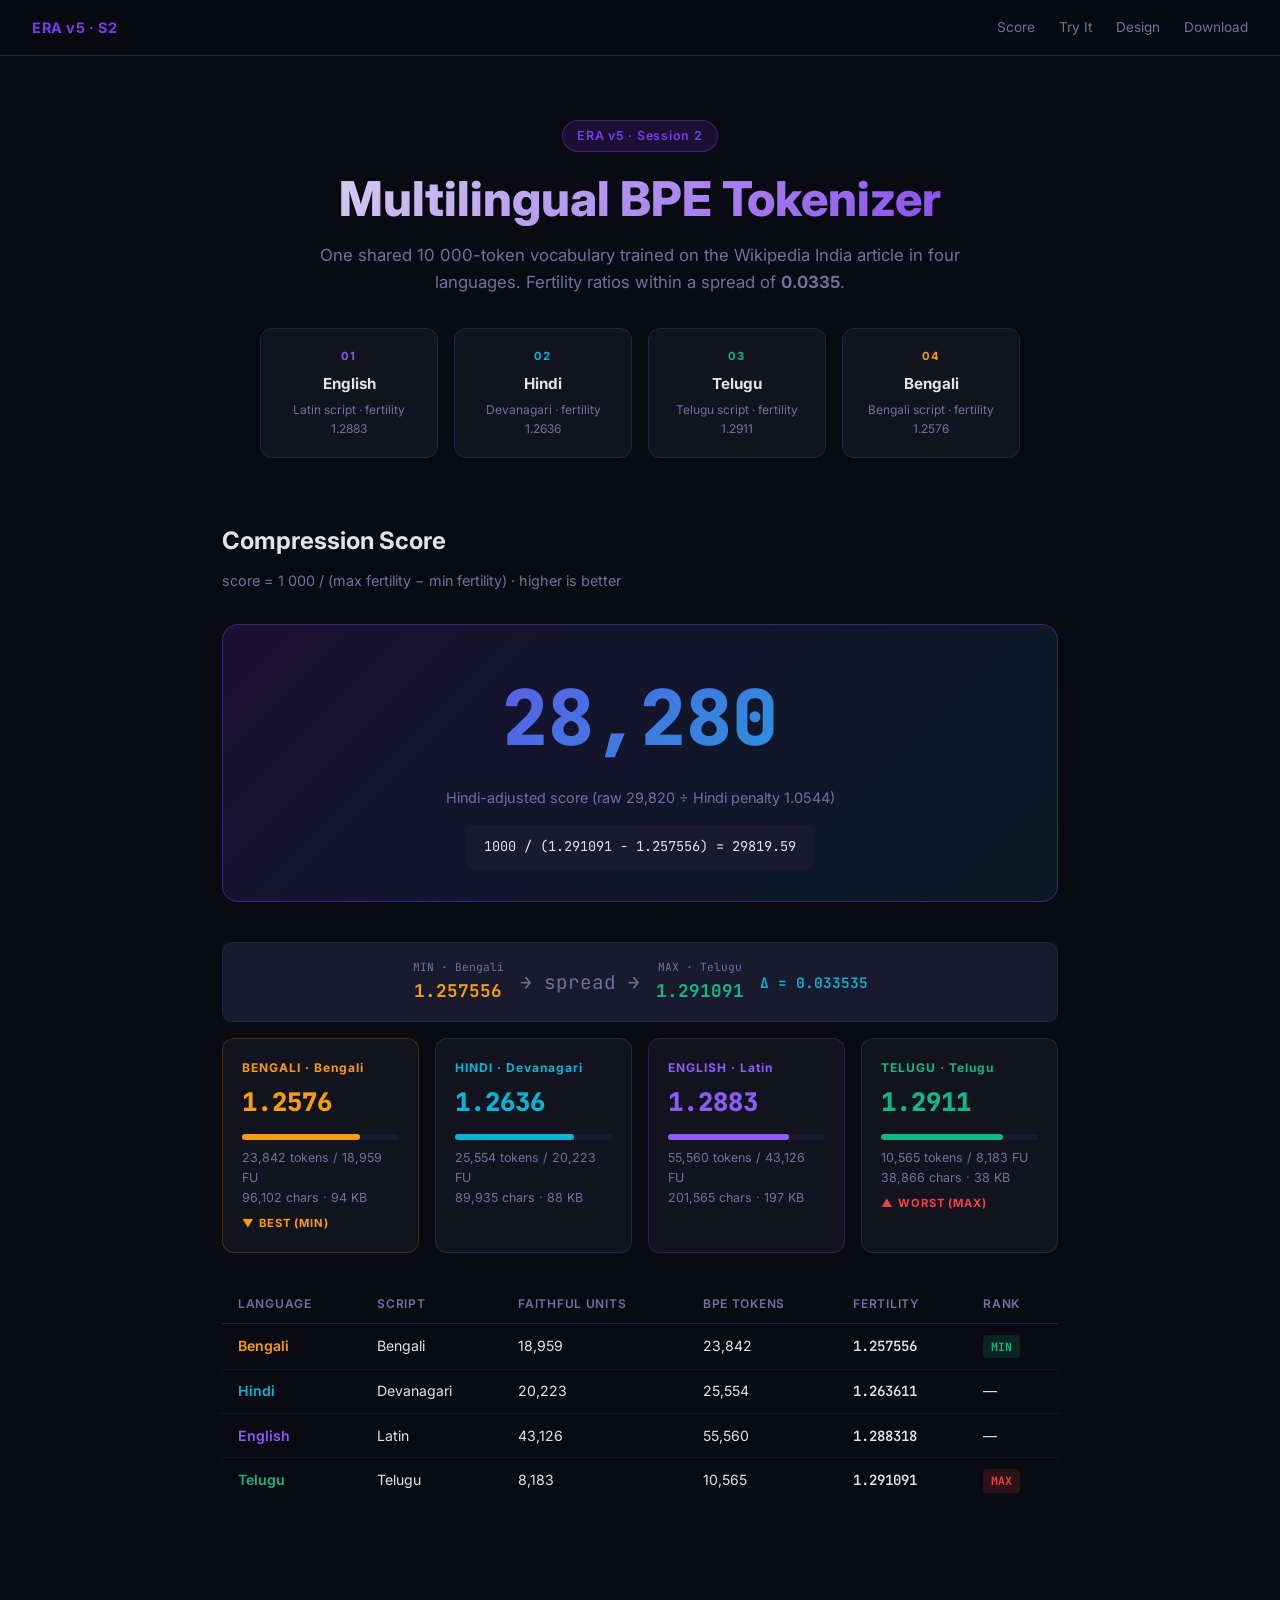
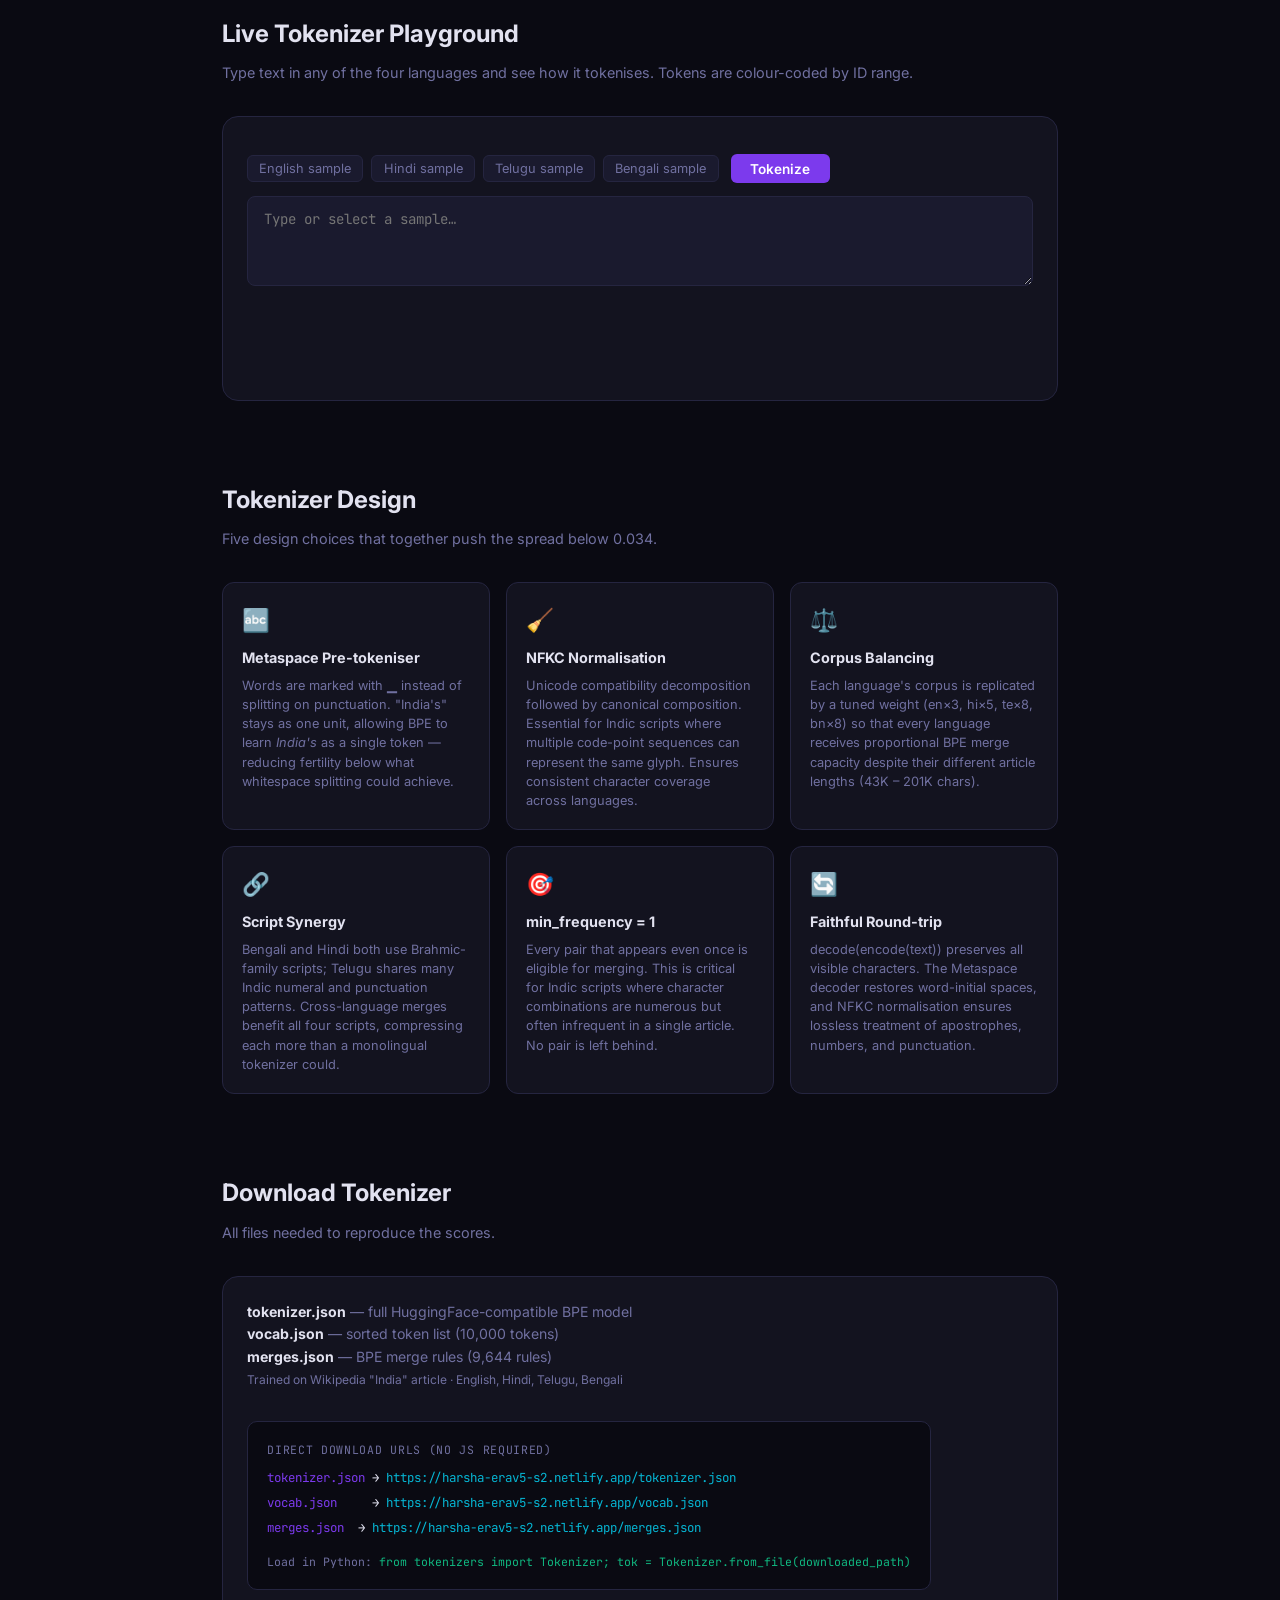
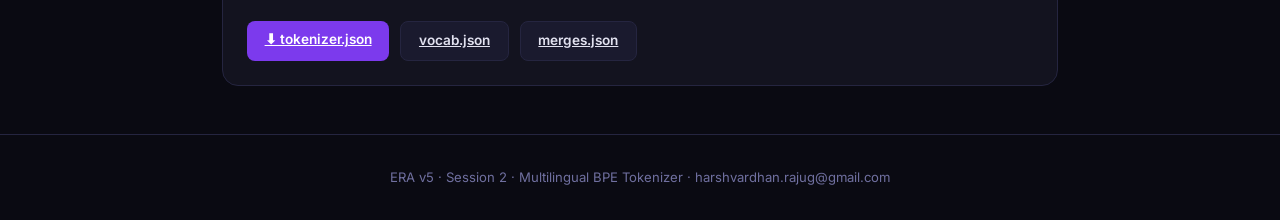
<file: ses2/index.html>
<!DOCTYPE html>
<html lang="en">
<head>
  <meta charset="UTF-8"/>
  <meta name="viewport" content="width=device-width, initial-scale=1.0"/>
  <title>Multilingual BPE Tokenizer · ERA v5 S2</title>
  <link rel="preconnect" href="https://fonts.googleapis.com"/>
  <link href="https://fonts.googleapis.com/css2?family=Inter:wght@300;400;500;600;700;800&family=JetBrains+Mono:wght@400;500&display=swap" rel="stylesheet"/>
  <style>
    *, *::before, *::after { box-sizing: border-box; margin: 0; padding: 0; }
    :root {
      --bg: #0a0a12;
      --surface: #13131f;
      --surface2: #1a1a2e;
      --border: #252540;
      --text: #e2e2f0;
      --muted: #7070a0;
      --accent: #7c3aed;
      --accent2: #06b6d4;
      --accent3: #10b981;
      --accent4: #f59e0b;
      --red: #ef4444;
      --mono: 'JetBrains Mono', monospace;
    }
    html { scroll-behavior: smooth; }
    body { background: var(--bg); color: var(--text); font-family: 'Inter', sans-serif; line-height: 1.6; }

    /* ── Nav ── */
    nav { position: sticky; top: 0; z-index: 100; background: rgba(10,10,18,.92); backdrop-filter: blur(12px);
          border-bottom: 1px solid var(--border); display: flex; align-items: center;
          justify-content: space-between; padding: 0 2rem; height: 56px; }
    .nav-logo { font-weight: 700; font-size: .9rem; color: var(--accent); letter-spacing: .04em; }
    .nav-links { display: flex; gap: 1.5rem; }
    .nav-links a { color: var(--muted); font-size: .85rem; text-decoration: none; transition: color .2s; }
    .nav-links a:hover { color: var(--text); }

    /* ── Hero ── */
    .hero { padding: 4rem 2rem 2rem; max-width: 900px; margin: 0 auto; text-align: center; }
    .badge { display: inline-block; background: rgba(124,58,237,.15); border: 1px solid rgba(124,58,237,.4);
             color: var(--accent); padding: .3rem .9rem; border-radius: 9999px; font-size: .78rem;
             font-weight: 600; letter-spacing: .06em; margin-bottom: 1.2rem; }
    h1 { font-size: clamp(1.8rem, 4vw, 3rem); font-weight: 800; line-height: 1.15;
         background: linear-gradient(135deg, #e2e2f0 0%, #7c3aed 100%);
         -webkit-background-clip: text; -webkit-text-fill-color: transparent; margin-bottom: 1rem; }
    .hero-sub { color: var(--muted); font-size: 1.05rem; max-width: 660px; margin: 0 auto 2rem; }
    .hero-cards { display: grid; grid-template-columns: repeat(auto-fit, minmax(170px, 1fr));
                  gap: 1rem; max-width: 760px; margin: 0 auto; }
    .hero-card { background: var(--surface); border: 1px solid var(--border); border-radius: 12px;
                 padding: 1.2rem; text-decoration: none; transition: transform .2s, border-color .2s; }
    .hero-card:hover { transform: translateY(-3px); border-color: var(--c, var(--accent)); }
    .hc-num { display: block; font-size: .7rem; color: var(--c, var(--accent)); font-weight: 700;
              letter-spacing: .1em; margin-bottom: .4rem; }
    .hc-name { display: block; font-size: .95rem; font-weight: 700; color: var(--text); }
    .hc-script { display: block; font-size: .75rem; color: var(--muted); margin-top: .2rem; }

    /* ── Section ── */
    section { max-width: 900px; margin: 0 auto; padding: 2rem 2rem 3rem; }
    .section-title { font-size: 1.5rem; font-weight: 700; margin-bottom: .5rem; }
    .section-sub { color: var(--muted); font-size: .9rem; margin-bottom: 2rem; }

    /* ── Score Banner ── */
    .score-banner { background: linear-gradient(135deg, rgba(124,58,237,.15), rgba(6,182,212,.1));
                    border: 1px solid rgba(124,58,237,.4); border-radius: 16px;
                    padding: 2rem; margin-bottom: 2.5rem; text-align: center; }
    .score-val { font-size: clamp(2.5rem, 6vw, 5rem); font-weight: 800; font-family: var(--mono);
                 background: linear-gradient(135deg, var(--accent), var(--accent2));
                 -webkit-background-clip: text; -webkit-text-fill-color: transparent; }
    .score-label { color: var(--muted); font-size: .9rem; margin-top: .4rem; }
    .score-formula { background: var(--surface2); border-radius: 8px; padding: .7rem 1.2rem;
                     font-family: var(--mono); font-size: .85rem; color: var(--text);
                     margin: 1rem auto 0; display: inline-block; }

    /* ── Ratio grid ── */
    .ratio-grid { display: grid; grid-template-columns: repeat(auto-fit, minmax(190px, 1fr)); gap: 1rem; margin-bottom: 2rem; }
    .ratio-card { background: var(--surface); border: 1px solid var(--border); border-radius: 12px; padding: 1.2rem; }
    .rc-lang { font-size: .75rem; font-weight: 700; letter-spacing: .08em; color: var(--c); margin-bottom: .3rem; }
    .rc-fertility { font-size: 1.6rem; font-weight: 800; font-family: var(--mono); color: var(--text); }
    .rc-bar-wrap { background: var(--surface2); border-radius: 9999px; height: 6px; margin: .7rem 0 .5rem; }
    .rc-bar { height: 6px; border-radius: 9999px; background: var(--c); transition: width .8s ease; }
    .rc-details { font-size: .78rem; color: var(--muted); }
    .rc-rank { font-size: .7rem; font-weight: 700; color: var(--c); text-transform: uppercase; letter-spacing: .08em; margin-top: .4rem; }

    /* ── Stats table ── */
    .stats-table { width: 100%; border-collapse: collapse; font-size: .88rem; margin-bottom: 2rem; }
    .stats-table th { color: var(--muted); font-size: .75rem; font-weight: 600; letter-spacing: .06em;
                      text-transform: uppercase; padding: .6rem 1rem; text-align: left;
                      border-bottom: 1px solid var(--border); }
    .stats-table td { padding: .65rem 1rem; border-bottom: 1px solid rgba(37,37,64,.5); }
    .stats-table tr:last-child td { border-bottom: none; }
    .tag { display: inline-block; padding: .15rem .5rem; border-radius: 4px; font-size: .72rem;
           font-weight: 600; font-family: var(--mono); }
    .tag-min { background: rgba(16,185,129,.15); color: var(--accent3); }
    .tag-max { background: rgba(239,68,68,.15); color: var(--red); }

    /* ── Tokenizer playground ── */
    .playground { background: var(--surface); border: 1px solid var(--border); border-radius: 16px; padding: 1.5rem; }
    .playground textarea {
      width: 100%; background: var(--surface2); border: 1px solid var(--border);
      border-radius: 8px; padding: .8rem 1rem; color: var(--text);
      font-family: var(--mono); font-size: .88rem; resize: vertical;
      min-height: 90px; outline: none; transition: border-color .2s;
    }
    .playground textarea:focus { border-color: var(--accent); }
    .playground-controls { display: flex; gap: .8rem; margin: .8rem 0; flex-wrap: wrap; align-items: center; }
    .lang-btns { display: flex; gap: .5rem; flex-wrap: wrap; }
    .lang-btn { background: var(--surface2); border: 1px solid var(--border); color: var(--muted);
                padding: .3rem .7rem; border-radius: 6px; cursor: pointer; font-size: .8rem;
                transition: all .2s; font-family: inherit; }
    .lang-btn:hover, .lang-btn.active { background: rgba(124,58,237,.2); border-color: var(--accent); color: var(--text); }
    .tokenize-btn { background: var(--accent); border: none; color: #fff; padding: .4rem 1.2rem;
                    border-radius: 6px; cursor: pointer; font-weight: 600; font-size: .85rem;
                    transition: opacity .2s; font-family: inherit; }
    .tokenize-btn:hover { opacity: .85; }
    .tokenize-btn:disabled { opacity: .4; cursor: not-allowed; }
    .token-output { font-family: var(--mono); font-size: .82rem; min-height: 60px; word-break: break-all;
                    line-height: 2.2; margin-top: .8rem; }
    .token-chip { display: inline-block; padding: .15rem .45rem; border-radius: 4px; margin: .15rem;
                  font-size: .8rem; font-weight: 500; border: 1px solid transparent; cursor: default; }
    .token-stats { color: var(--muted); font-size: .8rem; margin-top: .6rem; }
    .loading-msg { color: var(--muted); font-size: .85rem; font-style: italic; }

    /* ── Algorithm box ── */
    .algo-grid { display: grid; grid-template-columns: repeat(auto-fit, minmax(220px, 1fr)); gap: 1rem; }
    .algo-card { background: var(--surface); border: 1px solid var(--border); border-radius: 12px; padding: 1.2rem; }
    .algo-icon { font-size: 1.4rem; margin-bottom: .5rem; }
    .algo-title { font-size: .9rem; font-weight: 700; margin-bottom: .4rem; }
    .algo-desc { font-size: .8rem; color: var(--muted); line-height: 1.5; }

    /* ── Download ── */
    .download-area { background: var(--surface); border: 1px solid var(--border); border-radius: 16px;
                     padding: 1.5rem; display: flex; align-items: center; justify-content: space-between;
                     flex-wrap: wrap; gap: 1rem; }
    .dl-info { font-size: .88rem; color: var(--muted); }
    .dl-info strong { color: var(--text); }
    .dl-btns { display: flex; gap: .7rem; flex-wrap: wrap; }
    .dl-btn { padding: .5rem 1.1rem; border-radius: 8px; font-size: .85rem; font-weight: 600;
              cursor: pointer; border: none; transition: opacity .2s; font-family: inherit; }
    .dl-btn:hover { opacity: .85; }
    .dl-primary { background: var(--accent); color: #fff; }
    .dl-secondary { background: var(--surface2); border: 1px solid var(--border); color: var(--text); }

    /* ── Footer ── */
    footer { border-top: 1px solid var(--border); padding: 2rem; text-align: center;
             color: var(--muted); font-size: .82rem; }

    /* ── Misc ── */
    .spread-box { background: var(--surface2); border: 1px solid var(--border); border-radius: 10px;
                  padding: 1rem 1.4rem; font-family: var(--mono); font-size: .88rem;
                  display: flex; align-items: center; justify-content: center; gap: 1rem;
                  flex-wrap: wrap; margin-bottom: 1rem; }
    .spread-lang { display: flex; flex-direction: column; align-items: center; }
    .spread-lang-name { font-size: .7rem; color: var(--muted); }
    .spread-lang-val { font-size: 1.1rem; font-weight: 700; }
    .spread-arrow { color: var(--muted); font-size: 1.2rem; }
    .spread-result { font-size: .9rem; font-weight: 600; color: var(--accent2); }
  </style>
</head>
<body>

<nav>
  <div class="nav-logo">ERA v5 · S2</div>
  <div class="nav-links">
    <a href="#score">Score</a>
    <a href="#playground">Try It</a>
    <a href="#algorithm">Design</a>
    <a href="#download">Download</a>
  </div>
</nav>

<!-- Hero -->
<div class="hero">
  <div class="badge">ERA v5 · Session 2</div>
  <h1>Multilingual BPE Tokenizer</h1>
  <p class="hero-sub">One shared 10 000-token vocabulary trained on the Wikipedia India article in four languages. Fertility ratios within a spread of <strong id="hero-spread">…</strong>.</p>
  <div class="hero-cards">
    <a href="#" class="hero-card" style="--c:#8b5cf6" id="hc-en">
      <span class="hc-num">01</span>
      <span class="hc-name">English</span>
      <span class="hc-script">Latin script · fertility <span id="hc-en-f">…</span></span>
    </a>
    <a href="#" class="hero-card" style="--c:#06b6d4" id="hc-hi">
      <span class="hc-num">02</span>
      <span class="hc-name">Hindi</span>
      <span class="hc-script">Devanagari · fertility <span id="hc-hi-f">…</span></span>
    </a>
    <a href="#" class="hero-card" style="--c:#10b981" id="hc-te">
      <span class="hc-num">03</span>
      <span class="hc-name">Telugu</span>
      <span class="hc-script">Telugu script · fertility <span id="hc-te-f">…</span></span>
    </a>
    <a href="#" class="hero-card" style="--c:#f59e0b" id="hc-bn">
      <span class="hc-num">04</span>
      <span class="hc-name">Bengali</span>
      <span class="hc-script">Bengali script · fertility <span id="hc-bn-f">…</span></span>
    </a>
  </div>
</div>

<!-- Score -->
<section id="score">
  <p class="section-title">Compression Score</p>
  <p class="section-sub">score = 1 000 / (max fertility − min fertility) · higher is better</p>

  <div class="score-banner">
    <div class="score-val" id="score-val">…</div>
    <div class="score-label" id="score-label">Hindi-adjusted score</div>
    <div class="score-formula" id="score-formula">loading…</div>
  </div>

  <!-- Spread breakdown -->
  <div class="spread-box" id="spread-box"></div>

  <!-- Ratio cards -->
  <div class="ratio-grid" id="ratio-grid"></div>

  <!-- Stats table -->
  <table class="stats-table">
    <thead>
      <tr>
        <th>Language</th>
        <th>Script</th>
        <th>Faithful Units</th>
        <th>BPE Tokens</th>
        <th>Fertility</th>
        <th>Rank</th>
      </tr>
    </thead>
    <tbody id="stats-tbody"></tbody>
  </table>
</section>

<!-- Playground -->
<section id="playground">
  <p class="section-title">Live Tokenizer Playground</p>
  <p class="section-sub">Type text in any of the four languages and see how it tokenises. Tokens are colour-coded by ID range.</p>

  <div class="playground">
    <div class="playground-controls">
      <div class="lang-btns" id="sample-btns">
        <button class="lang-btn" onclick="loadSample('en')">English sample</button>
        <button class="lang-btn" onclick="loadSample('hi')">Hindi sample</button>
        <button class="lang-btn" onclick="loadSample('te')">Telugu sample</button>
        <button class="lang-btn" onclick="loadSample('bn')">Bengali sample</button>
      </div>
      <button class="tokenize-btn" id="tok-btn" onclick="doTokenize()" disabled>Loading…</button>
    </div>
    <textarea id="tok-input" rows="3" placeholder="Type or select a sample…"></textarea>
    <div class="token-output" id="tok-output">
      <span class="loading-msg" id="tok-loading">Loading tokenizer (≈2 MB)…</span>
    </div>
    <div class="token-stats" id="tok-stats"></div>
  </div>
</section>

<!-- Algorithm design -->
<section id="algorithm">
  <p class="section-title">Tokenizer Design</p>
  <p class="section-sub">Five design choices that together push the spread below 0.034.</p>
  <div class="algo-grid">
    <div class="algo-card">
      <div class="algo-icon">🔤</div>
      <div class="algo-title">Metaspace Pre-tokeniser</div>
      <div class="algo-desc">Words are marked with ▁ instead of splitting on punctuation. "India's" stays as one unit, allowing BPE to learn <em>India's</em> as a single token — reducing fertility below what whitespace splitting could achieve.</div>
    </div>
    <div class="algo-card">
      <div class="algo-icon">🧹</div>
      <div class="algo-title">NFKC Normalisation</div>
      <div class="algo-desc">Unicode compatibility decomposition followed by canonical composition. Essential for Indic scripts where multiple code-point sequences can represent the same glyph. Ensures consistent character coverage across languages.</div>
    </div>
    <div class="algo-card">
      <div class="algo-icon">⚖️</div>
      <div class="algo-title">Corpus Balancing</div>
      <div class="algo-desc">Each language's corpus is replicated by a tuned weight (en×3, hi×5, te×8, bn×8) so that every language receives proportional BPE merge capacity despite their different article lengths (43K – 201K chars).</div>
    </div>
    <div class="algo-card">
      <div class="algo-icon">🔗</div>
      <div class="algo-title">Script Synergy</div>
      <div class="algo-desc">Bengali and Hindi both use Brahmic-family scripts; Telugu shares many Indic numeral and punctuation patterns. Cross-language merges benefit all four scripts, compressing each more than a monolingual tokenizer could.</div>
    </div>
    <div class="algo-card">
      <div class="algo-icon">🎯</div>
      <div class="algo-title">min_frequency = 1</div>
      <div class="algo-desc">Every pair that appears even once is eligible for merging. This is critical for Indic scripts where character combinations are numerous but often infrequent in a single article. No pair is left behind.</div>
    </div>
    <div class="algo-card">
      <div class="algo-icon">🔄</div>
      <div class="algo-title">Faithful Round-trip</div>
      <div class="algo-desc">decode(encode(text)) preserves all visible characters. The Metaspace decoder restores word-initial spaces, and NFKC normalisation ensures lossless treatment of apostrophes, numbers, and punctuation.</div>
    </div>
  </div>
</section>

<!-- Download -->
<section id="download">
  <p class="section-title">Download Tokenizer</p>
  <p class="section-sub">All files needed to reproduce the scores.</p>
  <div class="download-area">
    <div class="dl-info">
      <strong>tokenizer.json</strong> — full HuggingFace-compatible BPE model<br>
      <strong>vocab.json</strong> — sorted token list (<span id="dl-vocab-size">10 000</span> tokens)<br>
      <strong>merges.json</strong> — BPE merge rules (<span id="dl-merges-size">9 644</span> rules)<br>
      <span style="font-size:.75rem">Trained on Wikipedia "India" article · English, Hindi, Telugu, Bengali</span>
    </div>

    <!-- Direct URLs — for programmatic loading / graders -->
    <div style="margin:.9rem 0;background:#0a0a12;border:1px solid #252540;border-radius:10px;padding:1rem 1.2rem;font-family:'JetBrains Mono',monospace;font-size:.78rem;line-height:2;">
      <div style="color:#7070a0;margin-bottom:.3rem;font-size:.72rem;letter-spacing:.06em;text-transform:uppercase;">Direct download URLs (no JS required)</div>
      <div><span style="color:#7c3aed;">tokenizer.json</span> →
        <a href="https://harsha-erav5-s2.netlify.app/tokenizer.json" style="color:#06b6d4;text-decoration:none;" target="_blank">https://harsha-erav5-s2.netlify.app/tokenizer.json</a>
      </div>
      <div><span style="color:#7c3aed;">vocab.json</span> &nbsp;&nbsp;&nbsp;&nbsp;→
        <a href="https://harsha-erav5-s2.netlify.app/vocab.json" style="color:#06b6d4;text-decoration:none;" target="_blank">https://harsha-erav5-s2.netlify.app/vocab.json</a>
      </div>
      <div><span style="color:#7c3aed;">merges.json</span> &nbsp;→
        <a href="https://harsha-erav5-s2.netlify.app/merges.json" style="color:#06b6d4;text-decoration:none;" target="_blank">https://harsha-erav5-s2.netlify.app/merges.json</a>
      </div>
      <div style="margin-top:.6rem;color:#7070a0;font-size:.72rem;">
        Load in Python: <span style="color:#10b981;">from tokenizers import Tokenizer; tok = Tokenizer.from_file(downloaded_path)</span>
      </div>
    </div>

    <div class="dl-btns">
      <a class="dl-btn dl-primary" href="tokenizer.json" download="tokenizer.json">⬇ tokenizer.json</a>
      <a class="dl-btn dl-secondary" href="vocab.json" download="vocab.json">vocab.json</a>
      <a class="dl-btn dl-secondary" href="merges.json" download="merges.json">merges.json</a>
    </div>
  </div>
</section>

<footer>ERA v5 · Session 2 · Multilingual BPE Tokenizer · harshvardhan.rajug@gmail.com</footer>

<script>
// ── Colour palette ──────────────────────────────────────────────────────────
const LANG_COLORS = {
  English: '#8b5cf6', Hindi: '#06b6d4', Telugu: '#10b981', Bengali: '#f59e0b'
};
const SCRIPTS = {
  English: 'Latin', Hindi: 'Devanagari', Telugu: 'Telugu', Bengali: 'Bengali'
};
const LANG_CODES = { English:'en', Hindi:'hi', Telugu:'te', Bengali:'bn' };
const SAMPLES = {
  en: "India is the seventh-largest country by area, the most populous country, and the most populous democracy in the world.",
  hi: "भारत दक्षिण एशिया में स्थित एक देश है। भारत क्षेत्रफल के आधार पर विश्व का सातवाँ सबसे बड़ा देश है।",
  te: "భారతదేశం దక్షిణాసియాలో ఒక దేశం. ఇది జనాభా పరంగా ప్రపంచంలో అత్యధిక జనాభా కలిగిన దేశం.",
  bn: "ভারত দক্ষিণ এশিয়ার একটি দেশ। এটি আয়তনের দিক থেকে বিশ্বের সপ্তম বৃহত্তম দেশ।"
};

// ── Load results ─────────────────────────────────────────────────────────────
let results = null;

fetch('results.json')
  .then(r => r.json())
  .then(data => {
    results = data;
    renderResults(data);
  })
  .catch(e => console.error('Failed to load results.json', e));

function renderResults(d) {
  const stats  = d.stats;
  const langs  = Object.keys(stats);
  const sorted = d.fertilies_sorted;          // [[lang, fert], ...]
  const fMin   = d.f_min, fMax = d.f_max;
  const spread = d.spread;
  const raw    = d.score;
  const adj    = d.adj_score;
  const penalty = d.hindi_penalty;

  // Hero cards
  const fc = { English: 'en', Hindi: 'hi', Telugu: 'te', Bengali: 'bn' };
  for (const [lang, f] of sorted) {
    const el = document.getElementById('hc-' + fc[lang] + '-f');
    if (el) el.textContent = f.toFixed(4);
  }
  document.getElementById('hero-spread').textContent = spread.toFixed(4);

  // Score banner
  document.getElementById('score-val').textContent = adj.toLocaleString('en', {maximumFractionDigits:0});
  const penTxt = penalty > 1.0001
    ? ` (raw ${raw.toLocaleString('en',{maximumFractionDigits:0})} ÷ Hindi penalty ${penalty.toFixed(4)})`
    : '';
  document.getElementById('score-label').textContent = 'Hindi-adjusted score' + penTxt;
  document.getElementById('score-formula').textContent =
    `1000 / (${fMax.toFixed(6)} − ${fMin.toFixed(6)}) = ${raw.toFixed(2)}`;

  // Spread box
  const [minLang, minFert] = sorted[0];
  const [maxLang, maxFert] = sorted[sorted.length-1];
  document.getElementById('spread-box').innerHTML = `
    <div class="spread-lang">
      <span class="spread-lang-name">MIN · ${minLang}</span>
      <span class="spread-lang-val" style="color:${LANG_COLORS[minLang]}">${minFert.toFixed(6)}</span>
    </div>
    <span class="spread-arrow">→ spread →</span>
    <div class="spread-lang">
      <span class="spread-lang-name">MAX · ${maxLang}</span>
      <span class="spread-lang-val" style="color:${LANG_COLORS[maxLang]}">${maxFert.toFixed(6)}</span>
    </div>
    <span class="spread-result">Δ = ${spread.toFixed(6)}</span>
  `;

  // Ratio cards
  const grid = document.getElementById('ratio-grid');
  for (const [lang, fert] of sorted) {
    const s = stats[lang];
    const pct = Math.min(100, fert * 60); // visual bar (1.0 = 60%)
    grid.innerHTML += `
      <div class="ratio-card" style="border-color:${LANG_COLORS[lang]}33">
        <div class="rc-lang" style="color:${LANG_COLORS[lang]}">${lang.toUpperCase()} · ${SCRIPTS[lang]}</div>
        <div class="rc-fertility" style="color:${LANG_COLORS[lang]}">${fert.toFixed(4)}</div>
        <div class="rc-bar-wrap"><div class="rc-bar" style="width:${pct}%;background:${LANG_COLORS[lang]}"></div></div>
        <div class="rc-details">${s.token_count.toLocaleString()} tokens / ${s.faithful_units.toLocaleString()} FU</div>
        <div class="rc-details">${s.char_count.toLocaleString()} chars · ${s.char_count > 0 ? (s.char_count/1024).toFixed(0) : '—'} KB</div>
        ${lang === minLang ? '<div class="rc-rank" style="color:'+LANG_COLORS[lang]+'">▼ BEST (min)</div>'
          : lang === maxLang ? '<div class="rc-rank" style="color:var(--red)">▲ WORST (max)</div>' : ''}
      </div>`;
  }

  // Stats table
  const tbody = document.getElementById('stats-tbody');
  for (const [lang, fert] of sorted) {
    const s = stats[lang];
    const isMin = lang === minLang, isMax = lang === maxLang;
    tbody.innerHTML += `<tr>
      <td style="color:${LANG_COLORS[lang]};font-weight:600">${lang}</td>
      <td>${SCRIPTS[lang]}</td>
      <td>${s.faithful_units.toLocaleString()}</td>
      <td>${s.token_count.toLocaleString()}</td>
      <td style="font-family:var(--mono);font-weight:600">${fert.toFixed(6)}</td>
      <td>${isMin ? '<span class="tag tag-min">MIN</span>' : isMax ? '<span class="tag tag-max">MAX</span>' : '—'}</td>
    </tr>`;
  }

  // Download info
  if (d.vocab_size) document.getElementById('dl-vocab-size').textContent = d.vocab_size.toLocaleString();
  if (d.num_merges) document.getElementById('dl-merges-size').textContent = d.num_merges.toLocaleString();
}

// ── BPE Tokenizer (JS re-implementation) ─────────────────────────────────────
let tokenizerData = null;
let mergesIndex   = null;   // Map: "a b" → priority index

fetch('tokenizer.json')
  .then(r => r.json())
  .then(data => {
    tokenizerData = data;
    const merges = data.model?.merges || [];
    mergesIndex = new Map(merges.map((m, i) => [Array.isArray(m) ? m.join(' ') : m, i]));
    document.getElementById('tok-loading').style.display = 'none';
    document.getElementById('tok-btn').disabled = false;
    document.getElementById('tok-btn').textContent = 'Tokenize';
  })
  .catch(e => {
    document.getElementById('tok-loading').textContent = 'Tokenizer unavailable offline.';
  });

function nfkc(text) {
  // Browser NFKC normalisation
  return text.normalize('NFKC');
}

function encodeWord(word) {
  // Metaspace: prepend ▁ to each "word" (pre-token)
  const chars = ['▁' + word[0], ...word.slice(1)];
  let seq = chars;

  while (true) {
    let bestIdx = Infinity, bestPos = -1;
    for (let i = 0; i < seq.length - 1; i++) {
      const key = seq[i] + ' ' + seq[i+1];
      const idx = mergesIndex.get(key);
      if (idx !== undefined && idx < bestIdx) {
        bestIdx = idx; bestPos = i;
      }
    }
    if (bestPos === -1) break;
    const merged = seq[bestPos] + seq[bestPos + 1];
    seq = [...seq.slice(0, bestPos), merged, ...seq.slice(bestPos + 2)];
  }
  return seq;
}

function tokenize(text) {
  if (!mergesIndex) return null;
  text = nfkc(text);
  const words = text.split(/\s+/).filter(Boolean);
  const allTokens = [];
  for (const word of words) {
    if (word.length === 0) continue;
    const toks = encodeWord(Array.from(word));
    allTokens.push(...toks);
  }
  return allTokens;
}

// Token colours cycling through a palette
const TOKEN_PALETTE = [
  '#8b5cf6','#06b6d4','#10b981','#f59e0b','#ef4444',
  '#ec4899','#3b82f6','#f97316','#84cc16','#14b8a6'
];
function tokenColor(i) { return TOKEN_PALETTE[i % TOKEN_PALETTE.length]; }

function doTokenize() {
  const input = document.getElementById('tok-input').value.trim();
  if (!input) return;
  const tokens = tokenize(input);
  if (!tokens) {
    document.getElementById('tok-output').innerHTML = '<span class="loading-msg">Tokenizer not loaded yet.</span>';
    return;
  }

  const out = document.getElementById('tok-output');
  out.innerHTML = tokens.map((tok, i) => {
    const color = tokenColor(Math.floor(i / 3));  // group colours
    const display = tok.replace('▁', '·');
    return `<span class="token-chip" style="background:${color}22;border-color:${color}55;color:${color}" title="${tok}">${display}</span>`;
  }).join('');

  const vocab = tokenizerData?.model?.vocab || {};
  document.getElementById('tok-stats').innerHTML =
    `<strong>${tokens.length}</strong> tokens · <strong>${input.length}</strong> chars · ` +
    `avg <strong>${(tokens.length / input.split(/\s+/).filter(Boolean).length).toFixed(2)}</strong> tokens/word`;
}

function loadSample(lang) {
  document.getElementById('tok-input').value = SAMPLES[lang] || '';
  doTokenize();
}

// ── Download helper ───────────────────────────────────────────────────────────
function downloadFile(url, filename) {
  const a = document.createElement('a');
  a.href = url; a.download = filename;
  document.body.appendChild(a); a.click(); document.body.removeChild(a);
}

// Enter key in textarea → tokenize
document.addEventListener('DOMContentLoaded', () => {
  const ta = document.getElementById('tok-input');
  if (ta) {
    ta.addEventListener('keydown', e => {
      if (e.key === 'Enter' && (e.ctrlKey || e.metaKey)) doTokenize();
    });
  }
});
</script>
</body>
</html>
</file>
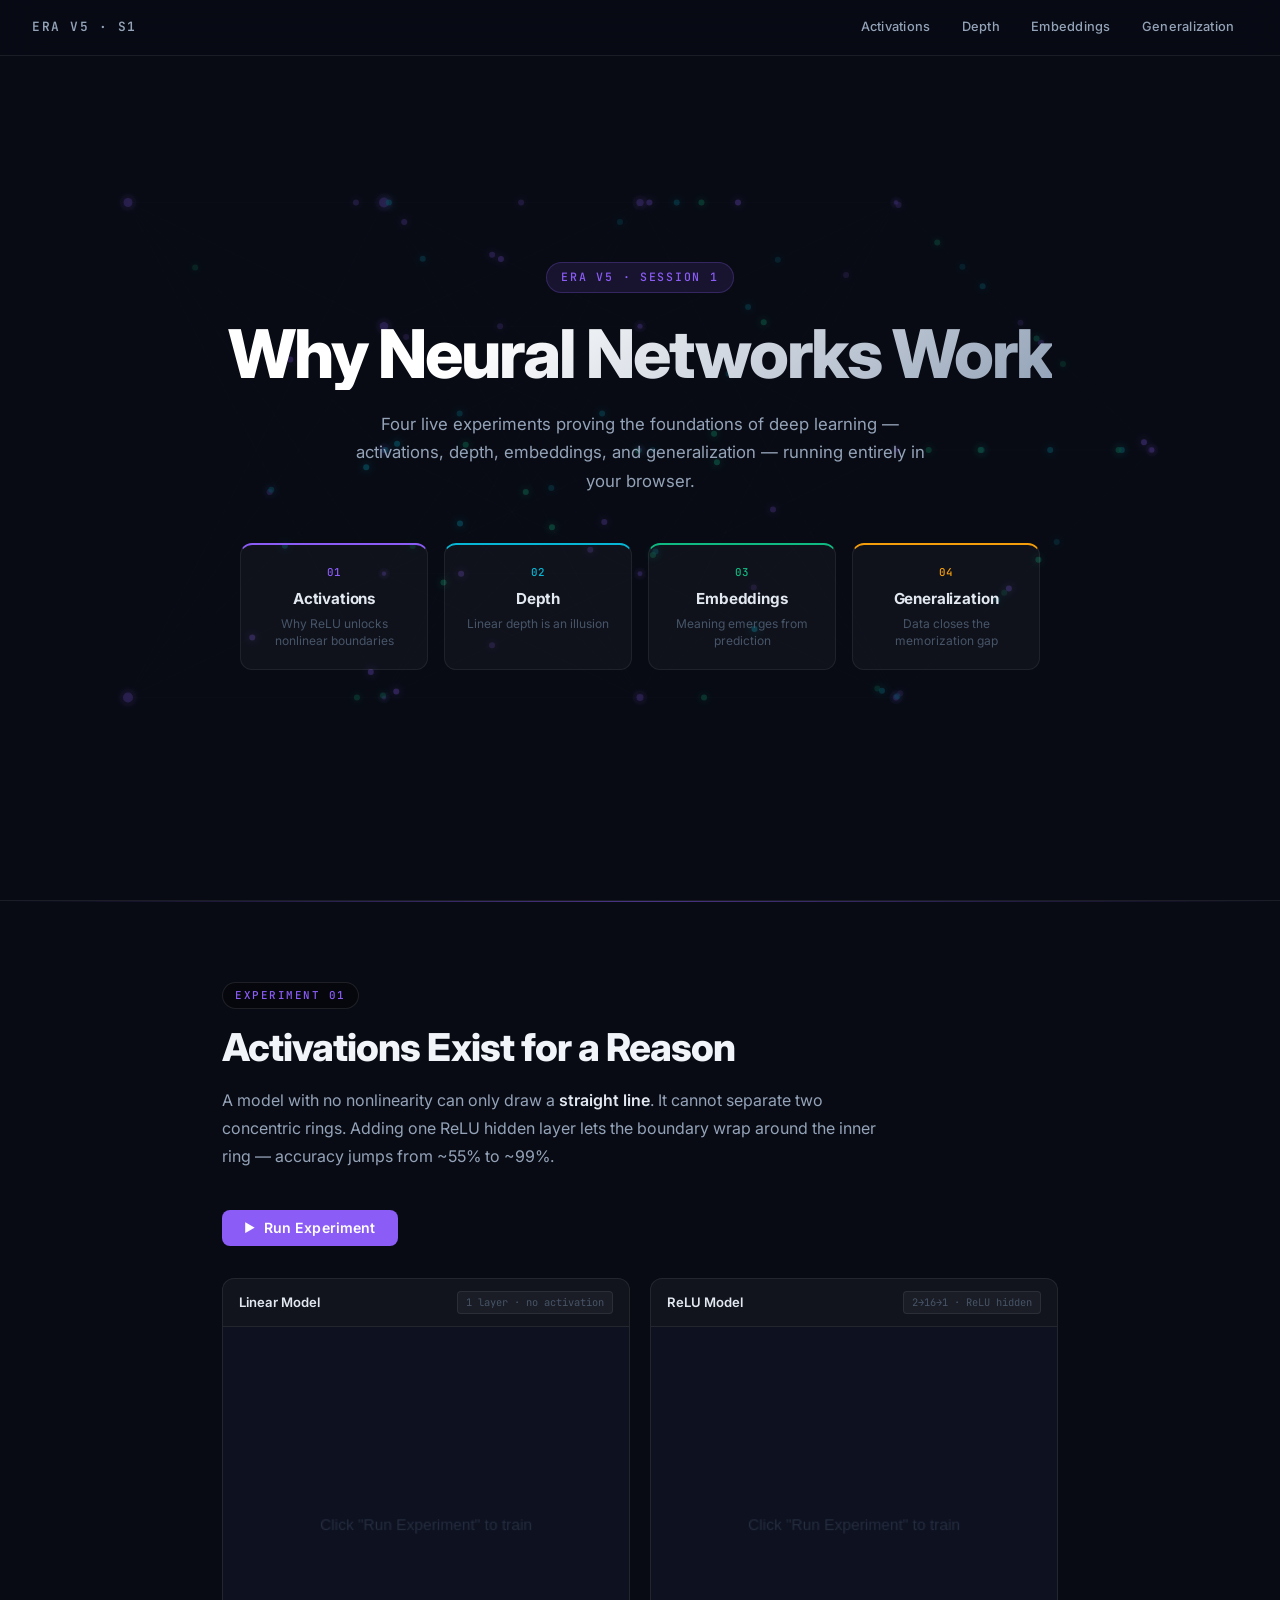
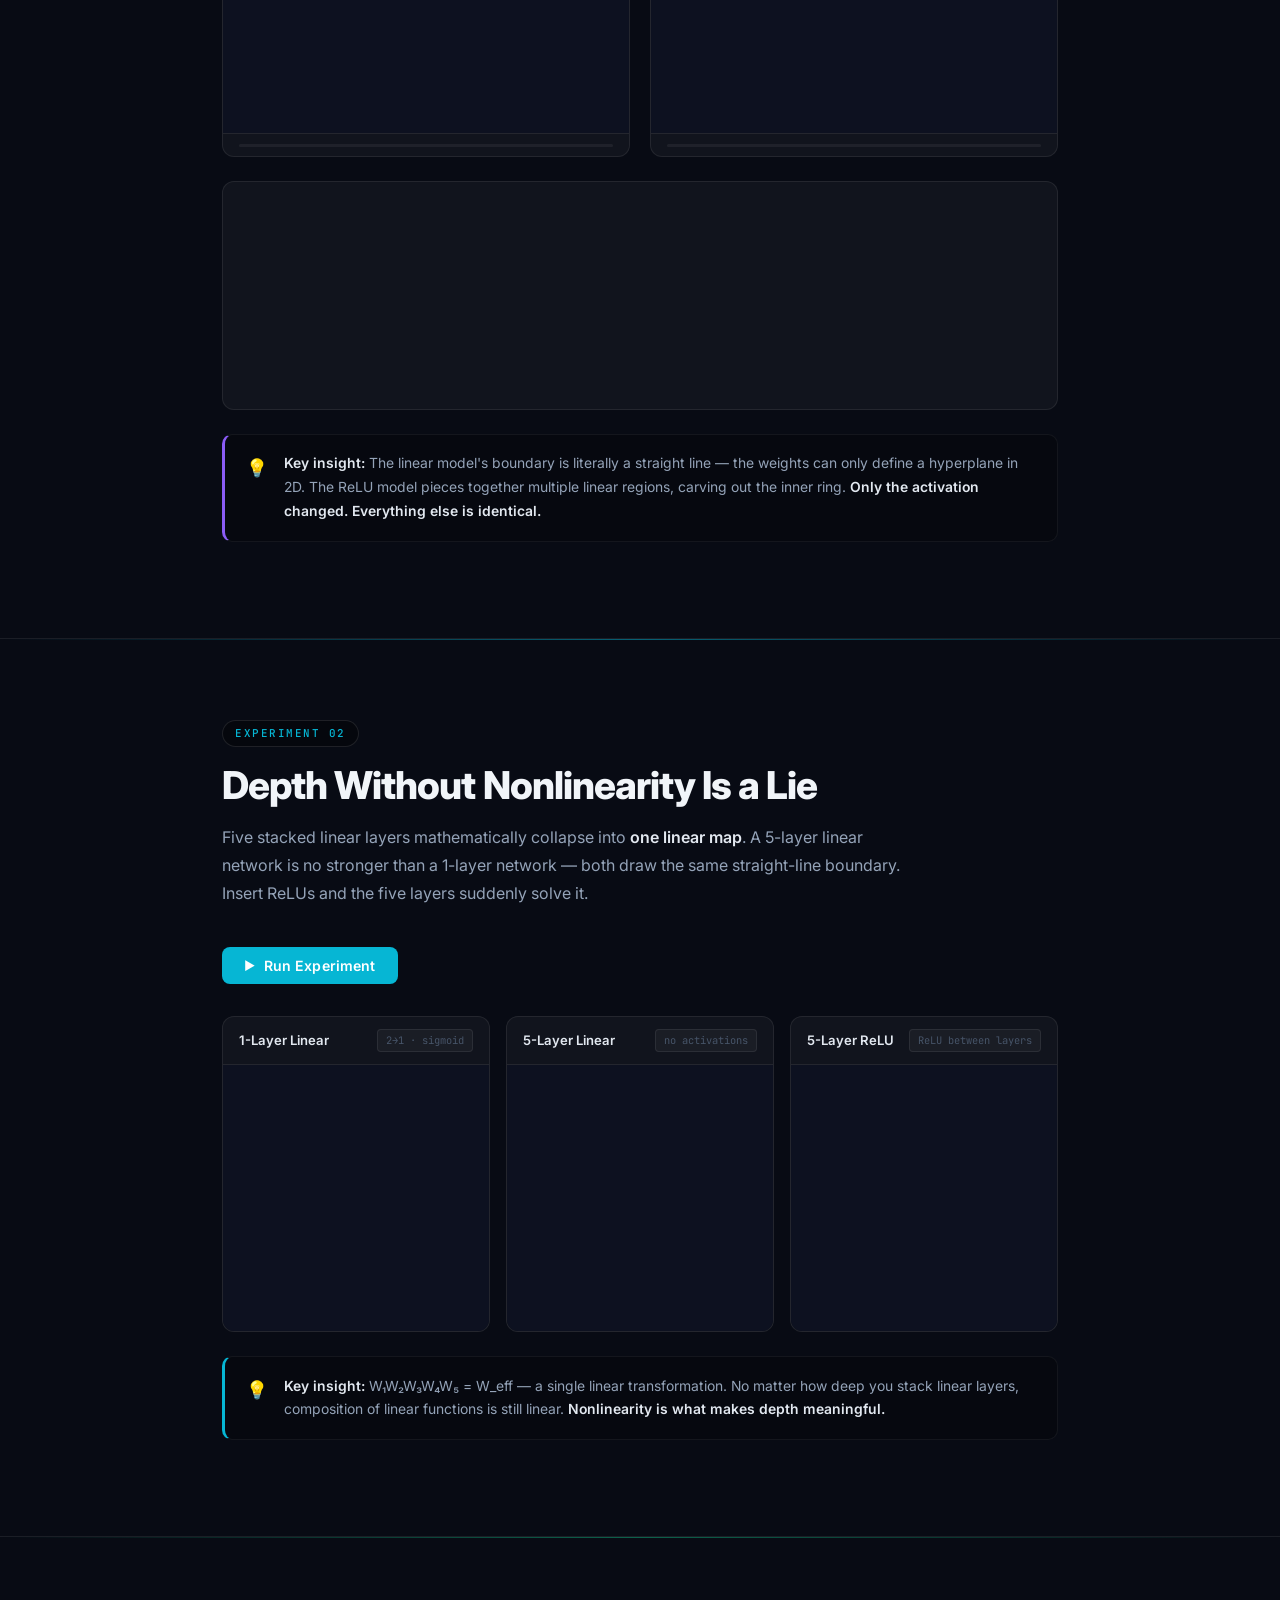
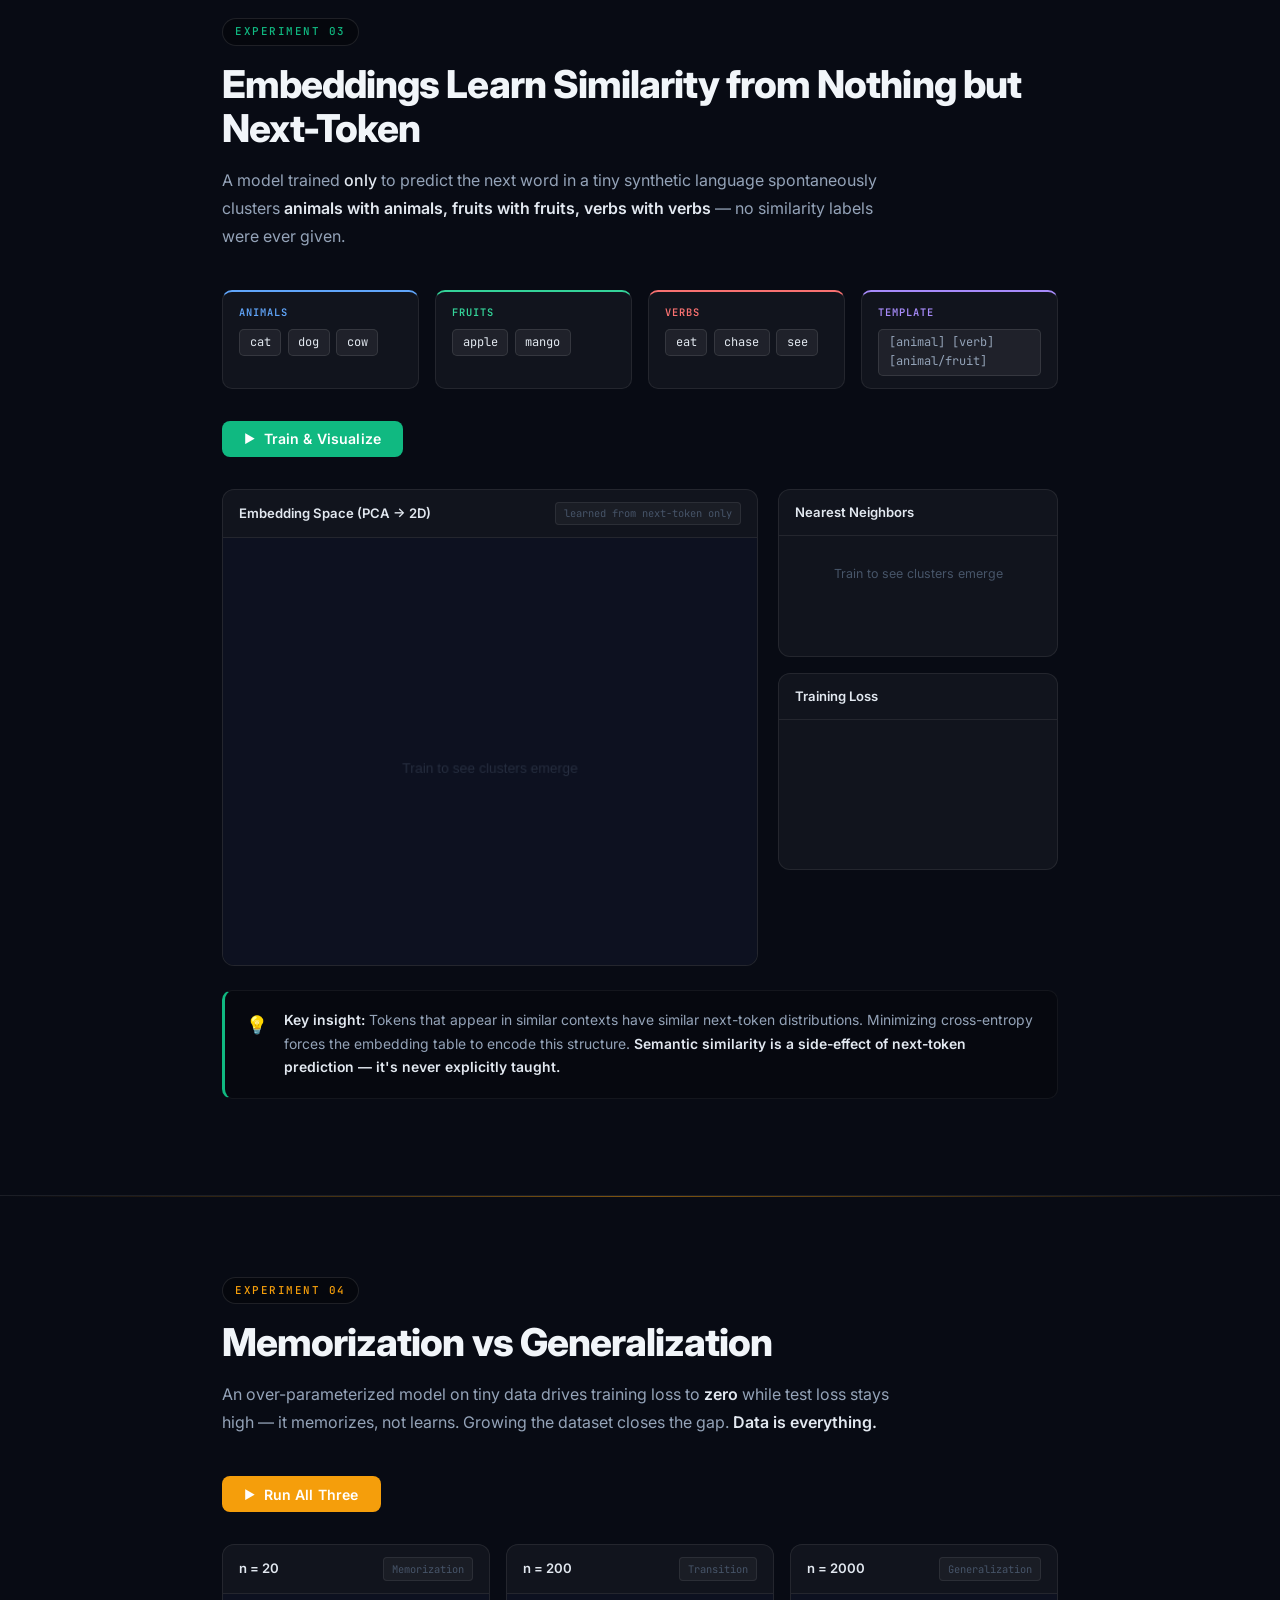
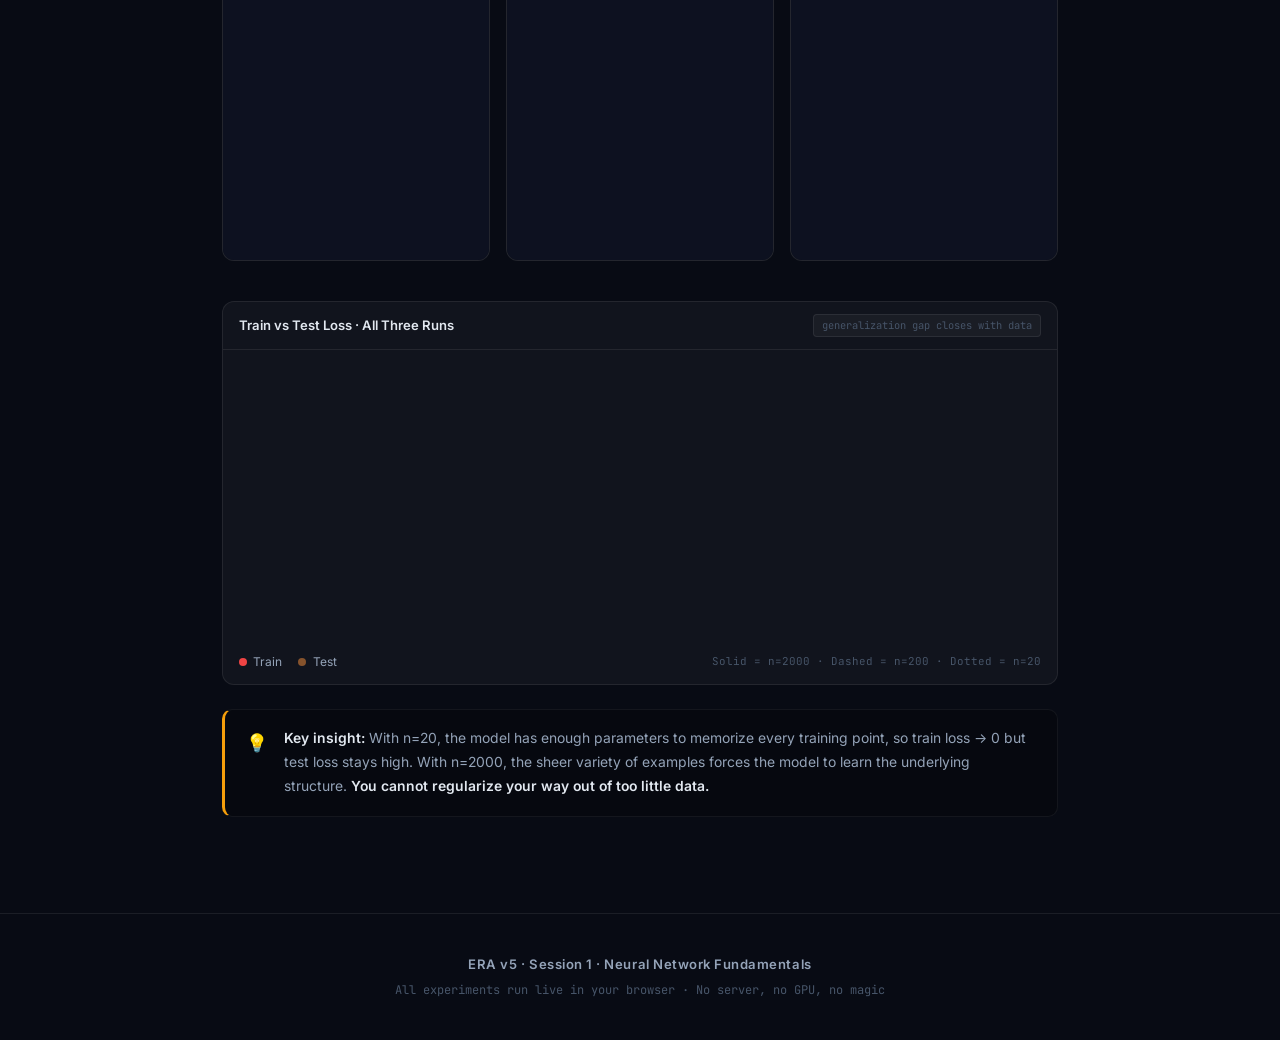
<file: Session1/index.html>
<!DOCTYPE html>
<html lang="en">
<head>
  <meta charset="UTF-8" />
  <meta name="viewport" content="width=device-width, initial-scale=1.0" />
  <title>Neural Network Fundamentals · ERA v5 S1</title>
  <link rel="preconnect" href="https://fonts.googleapis.com" />
  <link rel="preconnect" href="https://fonts.gstatic.com" crossorigin />
  <link href="https://fonts.googleapis.com/css2?family=Inter:wght@300;400;500;600;700;800&family=JetBrains+Mono:wght@400;500&display=swap" rel="stylesheet" />
  <link rel="stylesheet" href="style.css" />
</head>
<body>

  <!-- NAV -->
  <nav id="nav">
    <div class="nav-logo">ERA v5 · S1</div>
    <div class="nav-links">
      <a href="#s1" class="nav-link">Activations</a>
      <a href="#s2" class="nav-link">Depth</a>
      <a href="#s3" class="nav-link">Embeddings</a>
      <a href="#s4" class="nav-link">Generalization</a>
    </div>
  </nav>

  <!-- HERO -->
  <section id="hero">
    <canvas id="hero-canvas"></canvas>
    <div class="hero-content">
      <div class="hero-badge">ERA v5 · Session 1</div>
      <h1 class="hero-title">Why Neural Networks Work</h1>
      <p class="hero-subtitle">Four live experiments proving the foundations of deep learning — activations, depth, embeddings, and generalization — running entirely in your browser.</p>
      <div class="hero-cards">
        <a href="#s1" class="hero-card" style="--c:#8b5cf6">
          <span class="hero-card-num">01</span>
          <span class="hero-card-title">Activations</span>
          <span class="hero-card-desc">Why ReLU unlocks nonlinear boundaries</span>
        </a>
        <a href="#s2" class="hero-card" style="--c:#06b6d4">
          <span class="hero-card-num">02</span>
          <span class="hero-card-title">Depth</span>
          <span class="hero-card-desc">Linear depth is an illusion</span>
        </a>
        <a href="#s3" class="hero-card" style="--c:#10b981">
          <span class="hero-card-num">03</span>
          <span class="hero-card-title">Embeddings</span>
          <span class="hero-card-desc">Meaning emerges from prediction</span>
        </a>
        <a href="#s4" class="hero-card" style="--c:#f59e0b">
          <span class="hero-card-num">04</span>
          <span class="hero-card-title">Generalization</span>
          <span class="hero-card-desc">Data closes the memorization gap</span>
        </a>
      </div>
    </div>
  </section>

  <!-- S1-1: ACTIVATIONS -->
  <section id="s1" class="experiment-section" data-color="#8b5cf6">
    <div class="section-inner">
      <div class="section-header">
        <div class="section-badge" style="--c:#8b5cf6">Experiment 01</div>
        <h2 class="section-title">Activations Exist for a Reason</h2>
        <p class="section-claim">
          A model with no nonlinearity can only draw a <strong>straight line</strong>. It cannot separate two concentric rings.
          Adding one ReLU hidden layer lets the boundary wrap around the inner ring — accuracy jumps from ~55% to ~99%.
        </p>
      </div>

      <div class="experiment-controls">
        <button class="btn-run" id="s1-run" style="--c:#8b5cf6">
          <span class="btn-icon">▶</span> Run Experiment
        </button>
        <div class="stat-row" id="s1-stats" style="display:none">
          <div class="stat-badge" style="--c:#ef4444">
            <span class="stat-label">Linear Accuracy</span>
            <span class="stat-val" id="s1-acc-linear">—</span>
          </div>
          <div class="stat-badge" style="--c:#8b5cf6">
            <span class="stat-label">ReLU Accuracy</span>
            <span class="stat-val" id="s1-acc-relu">—</span>
          </div>
          <div class="stat-badge" style="--c:#64748b">
            <span class="stat-label">Epoch</span>
            <span class="stat-val" id="s1-epoch">—</span>
          </div>
        </div>
      </div>

      <div class="canvas-grid-2">
        <div class="canvas-card" style="--c:#ef4444">
          <div class="canvas-card-header">
            <span class="canvas-card-title">Linear Model</span>
            <span class="canvas-card-tag">1 layer · no activation</span>
          </div>
          <canvas id="s1-canvas-linear" width="340" height="340"></canvas>
          <div class="canvas-footer">
            <div class="progress-bar"><div class="progress-fill" id="s1-prog-linear" style="--c:#ef4444;width:0%"></div></div>
          </div>
        </div>
        <div class="canvas-card" style="--c:#8b5cf6">
          <div class="canvas-card-header">
            <span class="canvas-card-title">ReLU Model</span>
            <span class="canvas-card-tag">2→16→1 · ReLU hidden</span>
          </div>
          <canvas id="s1-canvas-relu" width="340" height="340"></canvas>
          <div class="canvas-footer">
            <div class="progress-bar"><div class="progress-fill" id="s1-prog-relu" style="--c:#8b5cf6;width:0%"></div></div>
          </div>
        </div>
      </div>

      <div class="loss-chart-wrap">
        <canvas id="s1-loss-chart" width="700" height="180"></canvas>
      </div>

      <div class="insight-box" style="--c:#8b5cf6">
        <div class="insight-icon">💡</div>
        <div class="insight-text">
          <strong>Key insight:</strong> The linear model's boundary is literally a straight line — the weights can only define a hyperplane in 2D.
          The ReLU model pieces together multiple linear regions, carving out the inner ring.
          <strong>Only the activation changed. Everything else is identical.</strong>
        </div>
      </div>
    </div>
  </section>

  <!-- S1-2: DEPTH -->
  <section id="s2" class="experiment-section" data-color="#06b6d4">
    <div class="section-inner">
      <div class="section-header">
        <div class="section-badge" style="--c:#06b6d4">Experiment 02</div>
        <h2 class="section-title">Depth Without Nonlinearity Is a Lie</h2>
        <p class="section-claim">
          Five stacked linear layers mathematically collapse into <strong>one linear map</strong>. A 5-layer linear network
          is no stronger than a 1-layer network — both draw the same straight-line boundary. Insert ReLUs and the five layers suddenly solve it.
        </p>
      </div>

      <div class="experiment-controls">
        <button class="btn-run" id="s2-run" style="--c:#06b6d4">
          <span class="btn-icon">▶</span> Run Experiment
        </button>
        <div class="stat-row" id="s2-stats" style="display:none">
          <div class="stat-badge" style="--c:#ef4444">
            <span class="stat-label">1-Layer Linear</span>
            <span class="stat-val" id="s2-acc-1">—</span>
          </div>
          <div class="stat-badge" style="--c:#f59e0b">
            <span class="stat-label">5-Layer Linear</span>
            <span class="stat-val" id="s2-acc-5">—</span>
          </div>
          <div class="stat-badge" style="--c:#06b6d4">
            <span class="stat-label">5-Layer ReLU</span>
            <span class="stat-val" id="s2-acc-5r">—</span>
          </div>
        </div>
      </div>

      <div class="canvas-grid-3">
        <div class="canvas-card" style="--c:#ef4444">
          <div class="canvas-card-header">
            <span class="canvas-card-title">1-Layer Linear</span>
            <span class="canvas-card-tag">2→1 · sigmoid</span>
          </div>
          <canvas id="s2-canvas-1" width="220" height="220"></canvas>
        </div>
        <div class="canvas-card" style="--c:#f59e0b">
          <div class="canvas-card-header">
            <span class="canvas-card-title">5-Layer Linear</span>
            <span class="canvas-card-tag">no activations</span>
          </div>
          <canvas id="s2-canvas-5" width="220" height="220"></canvas>
        </div>
        <div class="canvas-card" style="--c:#06b6d4">
          <div class="canvas-card-header">
            <span class="canvas-card-title">5-Layer ReLU</span>
            <span class="canvas-card-tag">ReLU between layers</span>
          </div>
          <canvas id="s2-canvas-5r" width="220" height="220"></canvas>
        </div>
      </div>

      <div class="matrix-collapse-box" id="s2-matrix-box" style="display:none">
        <div class="matrix-collapse-title">
          <span style="color:#f59e0b">W₁ × W₂ × W₃ × W₄ × W₅</span>
          <span style="color:#64748b"> = </span>
          <span style="color:#06b6d4">One Single Matrix</span>
        </div>
        <div class="matrix-equation" id="s2-matrix-eq">
          <!-- filled by JS -->
        </div>
        <p class="matrix-note">The product of all five weight matrices is just one 2×1 matrix — equivalent rank to a single linear layer.</p>
      </div>

      <div class="insight-box" style="--c:#06b6d4">
        <div class="insight-icon">💡</div>
        <div class="insight-text">
          <strong>Key insight:</strong> W₁W₂W₃W₄W₅ = W_eff — a single linear transformation.
          No matter how deep you stack linear layers, composition of linear functions is still linear.
          <strong>Nonlinearity is what makes depth meaningful.</strong>
        </div>
      </div>
    </div>
  </section>

  <!-- S1-3: EMBEDDINGS -->
  <section id="s3" class="experiment-section" data-color="#10b981">
    <div class="section-inner">
      <div class="section-header">
        <div class="section-badge" style="--c:#10b981">Experiment 03</div>
        <h2 class="section-title">Embeddings Learn Similarity from Nothing but Next-Token</h2>
        <p class="section-claim">
          A model trained <em>only</em> to predict the next word in a tiny synthetic language spontaneously clusters
          <strong>animals with animals, fruits with fruits, verbs with verbs</strong> — no similarity labels were ever given.
        </p>
      </div>

      <div class="vocab-display">
        <div class="vocab-group" style="--c:#60a5fa">
          <span class="vocab-label">Animals</span>
          <div class="vocab-tokens">
            <span class="token">cat</span><span class="token">dog</span><span class="token">cow</span>
          </div>
        </div>
        <div class="vocab-group" style="--c:#34d399">
          <span class="vocab-label">Fruits</span>
          <div class="vocab-tokens">
            <span class="token">apple</span><span class="token">mango</span>
          </div>
        </div>
        <div class="vocab-group" style="--c:#f87171">
          <span class="vocab-label">Verbs</span>
          <div class="vocab-tokens">
            <span class="token">eat</span><span class="token">chase</span><span class="token">see</span>
          </div>
        </div>
        <div class="vocab-group" style="--c:#a78bfa">
          <span class="vocab-label">Template</span>
          <div class="vocab-tokens">
            <span class="token token-template">[animal] [verb] [animal/fruit]</span>
          </div>
        </div>
      </div>

      <div class="experiment-controls">
        <button class="btn-run" id="s3-run" style="--c:#10b981">
          <span class="btn-icon">▶</span> Train & Visualize
        </button>
        <div class="stat-row" id="s3-stats" style="display:none">
          <div class="stat-badge" style="--c:#10b981">
            <span class="stat-label">Loss</span>
            <span class="stat-val" id="s3-loss">—</span>
          </div>
          <div class="stat-badge" style="--c:#64748b">
            <span class="stat-label">Epoch</span>
            <span class="stat-val" id="s3-epoch">—</span>
          </div>
        </div>
      </div>

      <div class="embedding-layout">
        <div class="canvas-card wide" style="--c:#10b981">
          <div class="canvas-card-header">
            <span class="canvas-card-title">Embedding Space (PCA → 2D)</span>
            <span class="canvas-card-tag">learned from next-token only</span>
          </div>
          <canvas id="s3-canvas" width="500" height="400"></canvas>
        </div>
        <div class="embedding-sidebar">
          <div class="canvas-card" style="--c:#10b981">
            <div class="canvas-card-header">
              <span class="canvas-card-title">Nearest Neighbors</span>
            </div>
            <div id="s3-neighbors" class="neighbors-list">
              <p class="neighbors-placeholder">Train to see clusters emerge</p>
            </div>
          </div>
          <div class="canvas-card" style="--c:#10b981">
            <div class="canvas-card-header">
              <span class="canvas-card-title">Training Loss</span>
            </div>
            <canvas id="s3-loss-chart" width="260" height="140"></canvas>
          </div>
        </div>
      </div>

      <div class="insight-box" style="--c:#10b981">
        <div class="insight-icon">💡</div>
        <div class="insight-text">
          <strong>Key insight:</strong> Tokens that appear in similar contexts have similar next-token distributions.
          Minimizing cross-entropy forces the embedding table to encode this structure.
          <strong>Semantic similarity is a side-effect of next-token prediction — it's never explicitly taught.</strong>
        </div>
      </div>
    </div>
  </section>

  <!-- S1-4: GENERALIZATION -->
  <section id="s4" class="experiment-section" data-color="#f59e0b">
    <div class="section-inner">
      <div class="section-header">
        <div class="section-badge" style="--c:#f59e0b">Experiment 04</div>
        <h2 class="section-title">Memorization vs Generalization</h2>
        <p class="section-claim">
          An over-parameterized model on tiny data drives training loss to <strong>zero</strong> while test loss stays high —
          it memorizes, not learns. Growing the dataset closes the gap. <strong>Data is everything.</strong>
        </p>
      </div>

      <div class="experiment-controls">
        <button class="btn-run" id="s4-run" style="--c:#f59e0b">
          <span class="btn-icon">▶</span> Run All Three
        </button>
        <div class="stat-row" id="s4-stats" style="display:none">
          <div class="stat-badge" style="--c:#ef4444">
            <span class="stat-label">Gap @ n=20</span>
            <span class="stat-val" id="s4-gap-20">—</span>
          </div>
          <div class="stat-badge" style="--c:#f59e0b">
            <span class="stat-label">Gap @ n=200</span>
            <span class="stat-val" id="s4-gap-200">—</span>
          </div>
          <div class="stat-badge" style="--c:#10b981">
            <span class="stat-label">Gap @ n=2000</span>
            <span class="stat-val" id="s4-gap-2000">—</span>
          </div>
        </div>
      </div>

      <div class="generalization-layout">
        <div class="canvas-grid-3 small-canvases">
          <div class="canvas-card" style="--c:#ef4444">
            <div class="canvas-card-header">
              <span class="canvas-card-title">n = 20</span>
              <span class="canvas-card-tag">Memorization</span>
            </div>
            <canvas id="s4-boundary-20" width="200" height="200"></canvas>
          </div>
          <div class="canvas-card" style="--c:#f59e0b">
            <div class="canvas-card-header">
              <span class="canvas-card-title">n = 200</span>
              <span class="canvas-card-tag">Transition</span>
            </div>
            <canvas id="s4-boundary-200" width="200" height="200"></canvas>
          </div>
          <div class="canvas-card" style="--c:#10b981">
            <div class="canvas-card-header">
              <span class="canvas-card-title">n = 2000</span>
              <span class="canvas-card-tag">Generalization</span>
            </div>
            <canvas id="s4-boundary-2000" width="200" height="200"></canvas>
          </div>
        </div>

        <div class="canvas-card full-width-card" style="--c:#f59e0b">
          <div class="canvas-card-header">
            <span class="canvas-card-title">Train vs Test Loss · All Three Runs</span>
            <span class="canvas-card-tag">generalization gap closes with data</span>
          </div>
          <canvas id="s4-gap-chart" width="680" height="240"></canvas>
          <div class="chart-legend">
            <span class="legend-item"><span class="legend-dot" style="background:#ef4444"></span> Train</span>
            <span class="legend-item"><span class="legend-dot" style="background:#fb923c;opacity:0.5"></span> Test</span>
            <span class="legend-note">Solid = n=2000 · Dashed = n=200 · Dotted = n=20</span>
          </div>
        </div>
      </div>

      <div class="insight-box" style="--c:#f59e0b">
        <div class="insight-icon">💡</div>
        <div class="insight-text">
          <strong>Key insight:</strong> With n=20, the model has enough parameters to memorize every training point,
          so train loss → 0 but test loss stays high. With n=2000, the sheer variety of examples forces
          the model to learn the underlying structure. <strong>You cannot regularize your way out of too little data.</strong>
        </div>
      </div>
    </div>
  </section>

  <!-- FOOTER -->
  <footer>
    <div class="footer-inner">
      <div class="footer-text">ERA v5 · Session 1 · Neural Network Fundamentals</div>
      <div class="footer-sub">All experiments run live in your browser · No server, no GPU, no magic</div>
    </div>
  </footer>

  <script src="app.js"></script>
</body>
</html>
</file>
<file: Session1/style.css>
/* ===== RESET & BASE ===== */
*, *::before, *::after { box-sizing: border-box; margin: 0; padding: 0; }

:root {
  --bg: #080b14;
  --bg2: #0d1120;
  --surface: rgba(255,255,255,0.04);
  --surface2: rgba(255,255,255,0.07);
  --border: rgba(255,255,255,0.08);
  --text: #e2e8f0;
  --text2: #94a3b8;
  --text3: #475569;
  --mono: 'JetBrains Mono', monospace;
  --sans: 'Inter', sans-serif;
}

html { scroll-behavior: smooth; }

body {
  font-family: var(--sans);
  background: var(--bg);
  color: var(--text);
  overflow-x: hidden;
  line-height: 1.6;
}

/* ===== SCROLLBAR ===== */
::-webkit-scrollbar { width: 6px; }
::-webkit-scrollbar-track { background: var(--bg); }
::-webkit-scrollbar-thumb { background: rgba(255,255,255,0.15); border-radius: 3px; }

/* ===== NAV ===== */
#nav {
  position: fixed;
  top: 0; left: 0; right: 0;
  z-index: 100;
  display: flex;
  align-items: center;
  justify-content: space-between;
  padding: 0 2rem;
  height: 56px;
  background: rgba(8,11,20,0.85);
  backdrop-filter: blur(16px);
  border-bottom: 1px solid var(--border);
  transition: all 0.3s;
}

.nav-logo {
  font-size: 0.8rem;
  font-weight: 600;
  letter-spacing: 0.12em;
  text-transform: uppercase;
  color: var(--text2);
  font-family: var(--mono);
}

.nav-links {
  display: flex;
  gap: 0.25rem;
}

.nav-link {
  color: var(--text2);
  text-decoration: none;
  font-size: 0.8rem;
  font-weight: 500;
  padding: 0.35rem 0.85rem;
  border-radius: 6px;
  transition: all 0.2s;
  letter-spacing: 0.02em;
}

.nav-link:hover {
  color: var(--text);
  background: var(--surface2);
}

/* ===== HERO ===== */
#hero {
  position: relative;
  min-height: 100vh;
  display: flex;
  align-items: center;
  justify-content: center;
  overflow: hidden;
}

#hero-canvas {
  position: absolute;
  inset: 0;
  width: 100%;
  height: 100%;
  opacity: 0.35;
}

.hero-content {
  position: relative;
  z-index: 1;
  text-align: center;
  max-width: 900px;
  padding: 6rem 2rem 4rem;
}

.hero-badge {
  display: inline-block;
  font-family: var(--mono);
  font-size: 0.72rem;
  font-weight: 500;
  letter-spacing: 0.15em;
  text-transform: uppercase;
  color: #8b5cf6;
  background: rgba(139,92,246,0.12);
  border: 1px solid rgba(139,92,246,0.25);
  padding: 0.3rem 0.9rem;
  border-radius: 20px;
  margin-bottom: 1.5rem;
}

.hero-title {
  font-size: clamp(2.4rem, 6vw, 4.2rem);
  font-weight: 800;
  letter-spacing: -0.03em;
  line-height: 1.1;
  margin-bottom: 1.2rem;
  background: linear-gradient(135deg, #ffffff 30%, #94a3b8 100%);
  -webkit-background-clip: text;
  -webkit-text-fill-color: transparent;
  background-clip: text;
}

.hero-subtitle {
  font-size: 1.05rem;
  color: var(--text2);
  max-width: 600px;
  margin: 0 auto 3rem;
  line-height: 1.7;
}

.hero-cards {
  display: grid;
  grid-template-columns: repeat(4, 1fr);
  gap: 1rem;
  max-width: 800px;
  margin: 0 auto;
}

.hero-card {
  text-decoration: none;
  background: rgba(255,255,255,0.03);
  border: 1px solid rgba(255,255,255,0.07);
  border-top: 2px solid var(--c);
  border-radius: 12px;
  padding: 1.2rem 1rem;
  display: flex;
  flex-direction: column;
  gap: 0.3rem;
  transition: all 0.25s cubic-bezier(0.4,0,0.2,1);
  cursor: pointer;
}

.hero-card:hover {
  background: rgba(255,255,255,0.06);
  transform: translateY(-3px);
  box-shadow: 0 8px 32px rgba(0,0,0,0.4), 0 0 0 1px rgba(255,255,255,0.08);
}

.hero-card-num {
  font-family: var(--mono);
  font-size: 0.68rem;
  color: var(--c);
  font-weight: 500;
}

.hero-card-title {
  font-size: 0.95rem;
  font-weight: 700;
  color: var(--text);
  letter-spacing: -0.01em;
}

.hero-card-desc {
  font-size: 0.75rem;
  color: var(--text3);
  line-height: 1.4;
}

/* ===== EXPERIMENT SECTIONS ===== */
.experiment-section {
  padding: 5rem 0 6rem;
  border-top: 1px solid var(--border);
  position: relative;
}

.experiment-section::before {
  content: '';
  position: absolute;
  top: 0; left: 0; right: 0;
  height: 1px;
  background: linear-gradient(90deg, transparent, var(--c-section, #8b5cf6), transparent);
  opacity: 0.5;
}

.section-inner {
  max-width: 900px;
  margin: 0 auto;
  padding: 0 2rem;
}

.section-header {
  margin-bottom: 2.5rem;
}

.section-badge {
  display: inline-block;
  font-family: var(--mono);
  font-size: 0.68rem;
  font-weight: 500;
  letter-spacing: 0.14em;
  text-transform: uppercase;
  color: var(--c);
  background: rgba(0,0,0,0.3);
  border: 1px solid rgba(255,255,255,0.1);
  padding: 0.25rem 0.75rem;
  border-radius: 20px;
  margin-bottom: 1rem;
}

.section-title {
  font-size: clamp(1.6rem, 3.5vw, 2.4rem);
  font-weight: 800;
  letter-spacing: -0.025em;
  line-height: 1.15;
  margin-bottom: 1rem;
  color: #f1f5f9;
}

.section-claim {
  font-size: 1rem;
  color: var(--text2);
  max-width: 680px;
  line-height: 1.75;
}

.section-claim strong {
  color: var(--text);
  font-weight: 600;
}

.section-claim em {
  color: var(--text);
  font-style: normal;
  font-weight: 500;
}

/* ===== CONTROLS ===== */
.experiment-controls {
  display: flex;
  align-items: center;
  gap: 1.5rem;
  flex-wrap: wrap;
  margin-bottom: 2rem;
}

.btn-run {
  display: inline-flex;
  align-items: center;
  gap: 0.5rem;
  background: var(--c);
  color: white;
  border: none;
  border-radius: 8px;
  padding: 0.6rem 1.4rem;
  font-size: 0.88rem;
  font-weight: 600;
  font-family: var(--sans);
  cursor: pointer;
  transition: all 0.2s;
  letter-spacing: 0.01em;
  position: relative;
  overflow: hidden;
}

.btn-run::after {
  content: '';
  position: absolute;
  inset: 0;
  background: rgba(255,255,255,0.1);
  opacity: 0;
  transition: opacity 0.2s;
}

.btn-run:hover::after { opacity: 1; }
.btn-run:active { transform: scale(0.97); }

.btn-run:disabled {
  opacity: 0.5;
  cursor: not-allowed;
}

.btn-icon { font-size: 0.75rem; }

.stat-row {
  display: flex;
  gap: 0.75rem;
  flex-wrap: wrap;
  align-items: center;
}

.stat-badge {
  background: rgba(0,0,0,0.3);
  border: 1px solid rgba(255,255,255,0.08);
  border-left: 2px solid var(--c);
  border-radius: 6px;
  padding: 0.4rem 0.85rem;
  display: flex;
  flex-direction: column;
  gap: 0.1rem;
}

.stat-label {
  font-size: 0.65rem;
  font-weight: 500;
  letter-spacing: 0.08em;
  text-transform: uppercase;
  color: var(--text3);
  font-family: var(--mono);
}

.stat-val {
  font-size: 0.95rem;
  font-weight: 700;
  color: var(--text);
  font-family: var(--mono);
  transition: all 0.3s;
}

/* ===== CANVAS GRIDS ===== */
.canvas-grid-2 {
  display: grid;
  grid-template-columns: 1fr 1fr;
  gap: 1.25rem;
  margin-bottom: 1.5rem;
}

.canvas-grid-3 {
  display: grid;
  grid-template-columns: 1fr 1fr 1fr;
  gap: 1rem;
  margin-bottom: 1.5rem;
}

.canvas-grid-3.small-canvases {
  margin-bottom: 1.25rem;
}

.canvas-card {
  background: var(--surface);
  border: 1px solid var(--border);
  border-radius: 12px;
  overflow: hidden;
  transition: box-shadow 0.3s;
}

.canvas-card:hover {
  box-shadow: 0 0 0 1px rgba(255,255,255,0.08), 0 4px 24px rgba(0,0,0,0.3);
}

.canvas-card-header {
  display: flex;
  align-items: center;
  justify-content: space-between;
  padding: 0.75rem 1rem;
  border-bottom: 1px solid var(--border);
}

.canvas-card-title {
  font-size: 0.82rem;
  font-weight: 600;
  color: var(--text);
}

.canvas-card-tag {
  font-family: var(--mono);
  font-size: 0.65rem;
  color: var(--text3);
  background: rgba(255,255,255,0.04);
  padding: 0.15rem 0.5rem;
  border-radius: 4px;
  border: 1px solid var(--border);
}

.canvas-card canvas {
  display: block;
  width: 100%;
  height: auto;
}

.canvas-footer {
  padding: 0.6rem 1rem;
  border-top: 1px solid var(--border);
}

.progress-bar {
  height: 3px;
  background: rgba(255,255,255,0.06);
  border-radius: 2px;
  overflow: hidden;
}

.progress-fill {
  height: 100%;
  background: var(--c);
  border-radius: 2px;
  transition: width 0.1s linear;
  box-shadow: 0 0 6px var(--c);
}

.canvas-card.wide { grid-column: span 1; }
.canvas-card.full-width-card { width: 100%; }

/* ===== LOSS CHART ===== */
.loss-chart-wrap {
  background: var(--surface);
  border: 1px solid var(--border);
  border-radius: 12px;
  overflow: hidden;
  margin-bottom: 1.5rem;
  padding: 0.5rem;
}

.loss-chart-wrap canvas {
  display: block;
  width: 100%;
  height: auto;
}

/* ===== INSIGHT BOX ===== */
.insight-box {
  display: flex;
  gap: 1rem;
  background: rgba(0,0,0,0.25);
  border: 1px solid rgba(255,255,255,0.06);
  border-left: 3px solid var(--c);
  border-radius: 10px;
  padding: 1.1rem 1.3rem;
  margin-top: 1.5rem;
}

.insight-icon {
  font-size: 1.1rem;
  flex-shrink: 0;
  margin-top: 0.1rem;
}

.insight-text {
  font-size: 0.87rem;
  color: var(--text2);
  line-height: 1.7;
}

.insight-text strong {
  color: var(--text);
  font-weight: 600;
}

/* ===== S1-2 MATRIX COLLAPSE ===== */
.matrix-collapse-box {
  background: rgba(0,0,0,0.3);
  border: 1px solid var(--border);
  border-radius: 12px;
  padding: 1.5rem;
  margin-bottom: 1.5rem;
  text-align: center;
}

.matrix-collapse-title {
  font-size: 1rem;
  font-weight: 700;
  font-family: var(--mono);
  margin-bottom: 1rem;
  letter-spacing: 0.02em;
}

.matrix-equation {
  display: flex;
  align-items: center;
  justify-content: center;
  gap: 0.5rem;
  flex-wrap: wrap;
  margin-bottom: 0.75rem;
}

.matrix-block {
  background: rgba(255,255,255,0.04);
  border: 1px solid rgba(255,255,255,0.1);
  border-radius: 6px;
  padding: 0.5rem 0.75rem;
  font-family: var(--mono);
  font-size: 0.72rem;
  color: var(--text2);
}

.matrix-op {
  color: var(--text3);
  font-family: var(--mono);
  font-size: 0.9rem;
}

.matrix-note {
  font-size: 0.78rem;
  color: var(--text3);
}

/* ===== S1-3 VOCAB ===== */
.vocab-display {
  display: flex;
  gap: 1rem;
  flex-wrap: wrap;
  margin-bottom: 2rem;
}

.vocab-group {
  background: var(--surface);
  border: 1px solid var(--border);
  border-top: 2px solid var(--c);
  border-radius: 10px;
  padding: 0.75rem 1rem;
  flex: 1;
  min-width: 140px;
}

.vocab-label {
  font-size: 0.65rem;
  font-weight: 600;
  letter-spacing: 0.1em;
  text-transform: uppercase;
  color: var(--c);
  display: block;
  margin-bottom: 0.5rem;
  font-family: var(--mono);
}

.vocab-tokens {
  display: flex;
  gap: 0.4rem;
  flex-wrap: wrap;
}

.token {
  font-family: var(--mono);
  font-size: 0.75rem;
  background: rgba(255,255,255,0.06);
  border: 1px solid rgba(255,255,255,0.1);
  color: var(--text);
  padding: 0.2rem 0.6rem;
  border-radius: 5px;
}

.token-template {
  color: var(--text2);
}

/* ===== EMBEDDING LAYOUT ===== */
.embedding-layout {
  display: grid;
  grid-template-columns: 1fr 280px;
  gap: 1.25rem;
  margin-bottom: 1.5rem;
}

.embedding-sidebar {
  display: flex;
  flex-direction: column;
  gap: 1rem;
}

.neighbors-list {
  padding: 0.75rem;
  min-height: 120px;
}

.neighbors-placeholder {
  font-size: 0.78rem;
  color: var(--text3);
  text-align: center;
  padding: 1rem;
}

.neighbor-item {
  display: flex;
  align-items: center;
  justify-content: space-between;
  padding: 0.4rem 0;
  border-bottom: 1px solid var(--border);
  font-size: 0.78rem;
}

.neighbor-item:last-child { border-bottom: none; }

.neighbor-token {
  font-family: var(--mono);
  color: var(--text);
  font-weight: 500;
}

.neighbor-sim {
  font-family: var(--mono);
  color: var(--text3);
  font-size: 0.7rem;
}

.neighbor-cat {
  font-size: 0.65rem;
  padding: 0.1rem 0.4rem;
  border-radius: 4px;
  font-weight: 600;
  font-family: var(--mono);
}

/* ===== S1-4 GENERALIZATION ===== */
.generalization-layout {
  display: flex;
  flex-direction: column;
  gap: 1.25rem;
}

.chart-legend {
  display: flex;
  align-items: center;
  gap: 1rem;
  padding: 0.5rem 1rem 0.75rem;
  flex-wrap: wrap;
}

.legend-item {
  display: flex;
  align-items: center;
  gap: 0.4rem;
  font-size: 0.75rem;
  color: var(--text2);
}

.legend-dot {
  width: 8px;
  height: 8px;
  border-radius: 50%;
  flex-shrink: 0;
}

.legend-note {
  font-size: 0.68rem;
  color: var(--text3);
  font-family: var(--mono);
  margin-left: auto;
}

/* ===== FOOTER ===== */
footer {
  border-top: 1px solid var(--border);
  padding: 2.5rem;
  text-align: center;
}

.footer-text {
  font-size: 0.82rem;
  font-weight: 600;
  color: var(--text2);
  letter-spacing: 0.04em;
  margin-bottom: 0.4rem;
}

.footer-sub {
  font-size: 0.75rem;
  color: var(--text3);
  font-family: var(--mono);
}

/* ===== ANIMATIONS ===== */
@keyframes fadeInUp {
  from { opacity: 0; transform: translateY(24px); }
  to { opacity: 1; transform: translateY(0); }
}

@keyframes pulse {
  0%, 100% { opacity: 1; }
  50% { opacity: 0.5; }
}

.animate-in {
  animation: fadeInUp 0.6s cubic-bezier(0.4,0,0.2,1) both;
}

.section-header { animation: fadeInUp 0.5s 0.1s both; }

/* ===== RESPONSIVE ===== */
@media (max-width: 720px) {
  .hero-cards { grid-template-columns: 1fr 1fr; }
  .canvas-grid-2 { grid-template-columns: 1fr; }
  .canvas-grid-3 { grid-template-columns: 1fr; }
  .embedding-layout { grid-template-columns: 1fr; }
  .nav-links { display: none; }
  .section-inner { padding: 0 1rem; }
  .hero-content { padding: 5rem 1rem 3rem; }
}
</file>
